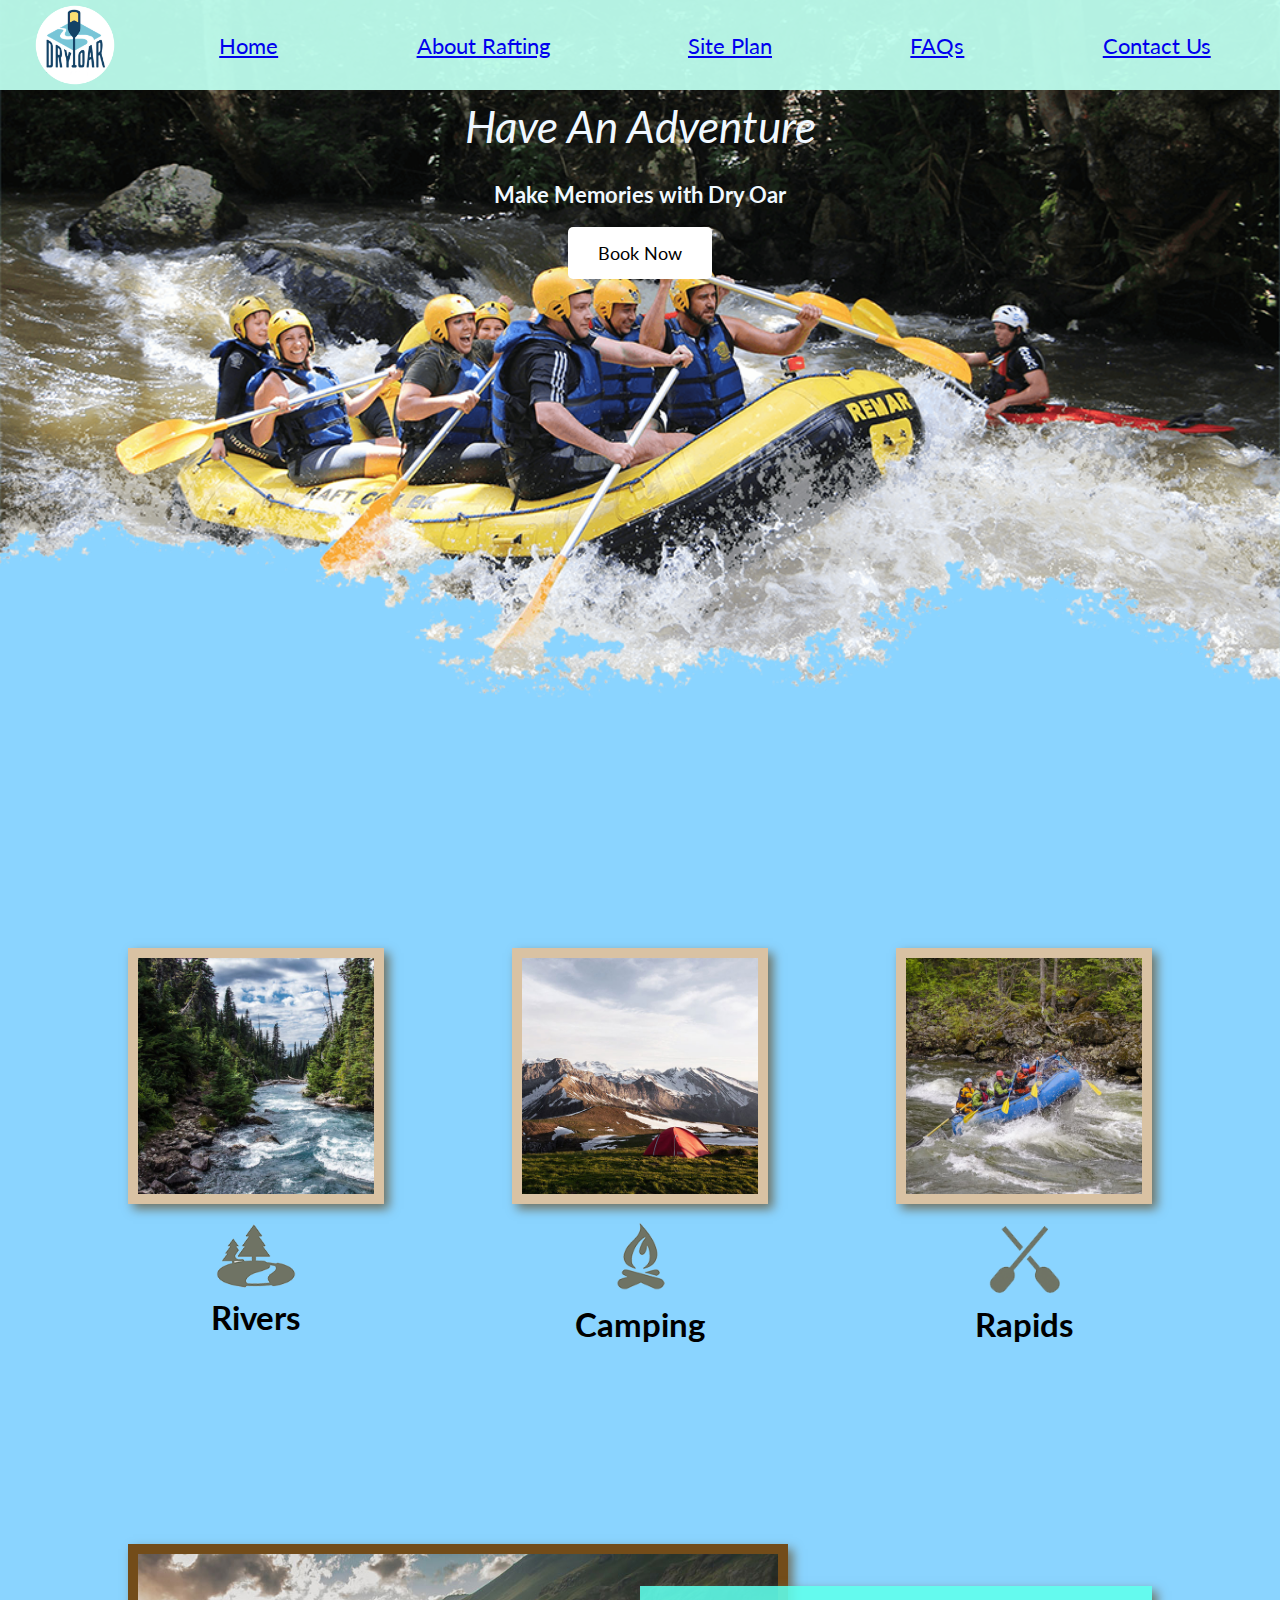
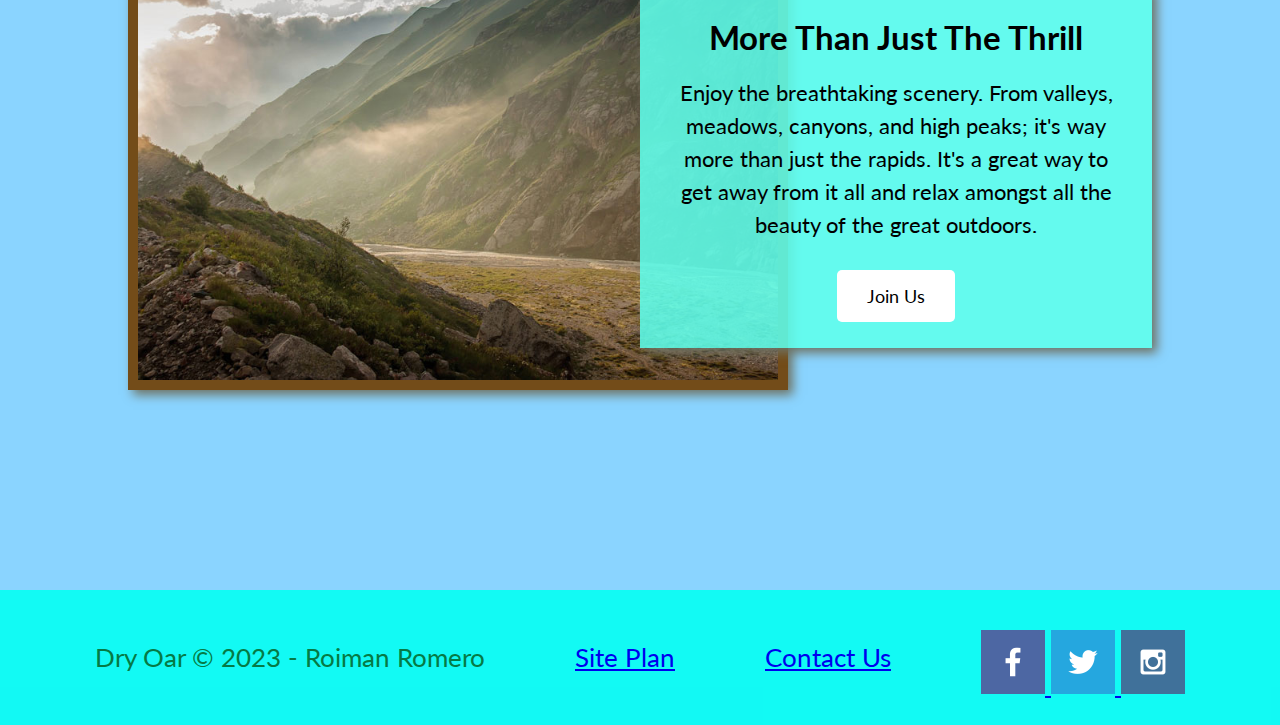
<file: index.html>
<!DOCTYPE html>
<html lang="en">
<head>
    <meta charset="UTF-8">
    <meta name="viewport" content="width=device-width, initial-scale=1.0">
    <title>Whitewater Rafting Vacations | Dry Oar Boating | Home</title>
    <link rel="stylesheet" href="styles/style.css">
</head>
<body>
    <div id="content">
        <header>
        <a id="logo_link" href="index.html">
            <img class="logo" src="images/logo.png" alt="Dry Oar Logo">
        </a>
        <nav>
            <a href="index.html">Home</a>
            <a href="aboutrafting.html">About Rafting</a>
            <a href="https://roimanromero.github.io/planrafting/site-plan-rafting.html">Site Plan</a>
            <a href="faqs.html">FAQs</a>
            <a href="contactus.html">Contact Us</a>
        </nav>
        </header>
        <!-- Main Content -->
        <!-- Hero Image Section-->
        <div id="hero">
        <div id="hero-box">
            <img id="hero-img" src="images/hero.png" alt="People enjoying white water rafting">
        </div>
        <section id="hero-msg">
            <h1 class="home-title">Have An Adventure</h1>
            <h4>Make Memories with Dry Oar </h4>
            <div class='button-box'>
                <a class='book' href="contactus.html">Book Now</a>
            </div>
        </section>
        </div>
        <main class="home-grid">
            <section class="rivers-card">
                <img class="card-img" src="images/rivers.jpg" alt="river in forest">
                <img class="icon" src="images/river_icon.png" alt="river icon">
                <h2>Rivers</h2>
            </section>
            <section class="camping-card">
                <img class="card-img" src="images/camping.jpg" alt="tent in mountains">
                <img class="icon" src="images/fire_icon.png" alt="fire icon">
                <h2>Camping</h2>
            </section>
            <section class="rapids-card">
                <img class="card-img" src="images/rapids.jpg" alt="rafting boat">
                <img class="icon" src="images/oars.png" alt="oars icon">
                <h2>Rapids</h2>
            </section>
            <div id="background"></div>
            <img class="mountains" src="images/mountains.jpg" alt="Misty mountains">
            <section class="msg">
                <h2>More Than Just The Thrill</h2>
                <p>Enjoy the breathtaking scenery. From valleys, meadows, canyons, and high peaks; it's way more than just the rapids. It's a great way to get away from it all and relax amongst all the beauty of the great outdoors. </p>
                <a class='join' href="rivers.html">Join Us</a>
            </section>
        </main>
        <footer>
            <p>Dry Oar &copy; 2023 - Roiman Romero</p>
            <p><a href="site-plan-rafting.html">Site Plan</a></p>
            <p><a href="contactus.html">Contact Us</a></p>
            <div class="social">
                <a href="https://facebook.com" target="_blank">
                    <img src="images/facebook.png" alt="fb icon">
                </a>
                <a href="https://twitter.com" target="_blank">
                    <img src="images/twitter.png" alt="twitter icon">
                </a>
                <a href="https://instagram.com" target="_blank">
                    <img src="images/instagram.png" alt="instagram icon">
                </a>
            </div>
        </footer>
    </div>
</body>
</html>
</file>
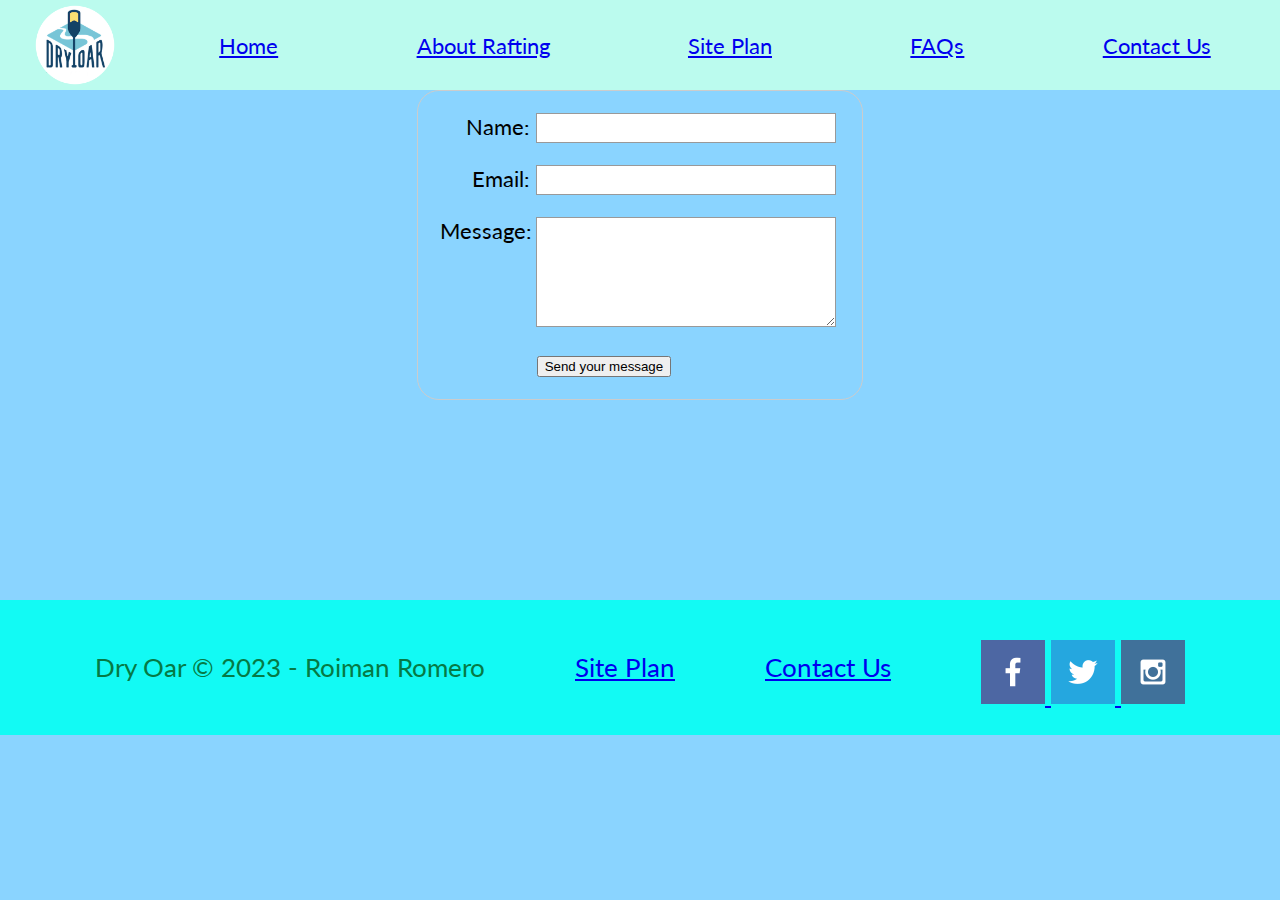
<file: contactus.html>
<!DOCTYPE html>
<html lang="en">
<head>
    <meta charset="UTF-8">
    <meta name="viewport" content="width=device-width, initial-scale=1.0">
    <title>Whitewater Rafting Vacations | Dry Oar Boating | Home</title>
    <link rel="stylesheet" href="styles/style.css">
</head>
<body>
    <div id="content">
        <header>
        <a id="logo_link" href="index.html">
            <img class="logo" src="images/logo.png" alt="Dry Oar Logo">
        </a>
        <nav>
            <a href="index.html">Home</a>
            <a href="aboutrafting.html">About Rafting</a>
            <a href="https://roimanromero.github.io/planrafting/site-plan-rafting.html">Site Plan</a>
            <a href="faqs.html">FAQs</a>
            <a href="contactus.html">Contact Us</a>
        </nav>
        </header>
        <!-- Main Content -->
        <!-- Hero Image Section-->
        <div id="feedback"></div>
        <form action="/my-handling-form-page" method="post">
          <ul>
            <li>
              <label for="name">Name:</label>
              <input type="text" id="name" name="user_name" />              </li>
            <li>
              <label for="mail">Email:</label>
              <input type="email" id="mail" name="user_email" />
            </li>
            <li>
              <label for="msg">Message:</label>
              <textarea id="msg" name="user_message"></textarea>
            </li>
            <li class="button">
              <button type="submit">Send your message</button>
            </li>
              
          </ul>
        </form>
          



        

        
        
      <footer>
          <p>Dry Oar &copy; 2023 - Roiman Romero</p>
          <p><a href="site-plan-rafting.html">Site Plan</a></p>
          <p><a href="contactus.html">Contact Us</a></p>
          <div class="social">
              <a href="https://facebook.com" target="_blank">
                  <img src="images/facebook.png" alt="fb icon">                </a>
              <a href="https://twitter.com" target="_blank">
                  <img src="images/twitter.png" alt="twitter icon">
              </a>
              <a href="https://instagram.com" target="_blank">
                  <img src="images/instagram.png" alt="instagram icon">
              </a>
          </div>
      </footer>
    </div>
    <script>
      // get the feedback div element so we can do something with it.
      const feedbackElement = document.getElementById('feedback');
      // get the form so we can read what was entered in it.
      const formElement = document.forms[0];
      // add a 'listener' to wait for a submission of our form. When that happens run the code below.
      formElement.addEventListener('submit', function(e) {
          // stop the form from doing the default action.
          e.preventDefault();
          // set the contents of our feedback element to a message letting the user know the form was submitted successfully. Notice that we pull the name that was entered in the form to personalize the message!
          feedbackElement.innerHTML = 'Hello '+ formElement.user_name.value +'! Thank you for your message. We will get back with you as soon as possible!';
          // make the feedback element visible.
          feedbackElement.style.display = "block";
          // add a class to move everything down so our message doesn't cover it.
          document.body.classList.toggle('moveDown');
      });
  </script>
</body>
</html>
</file>
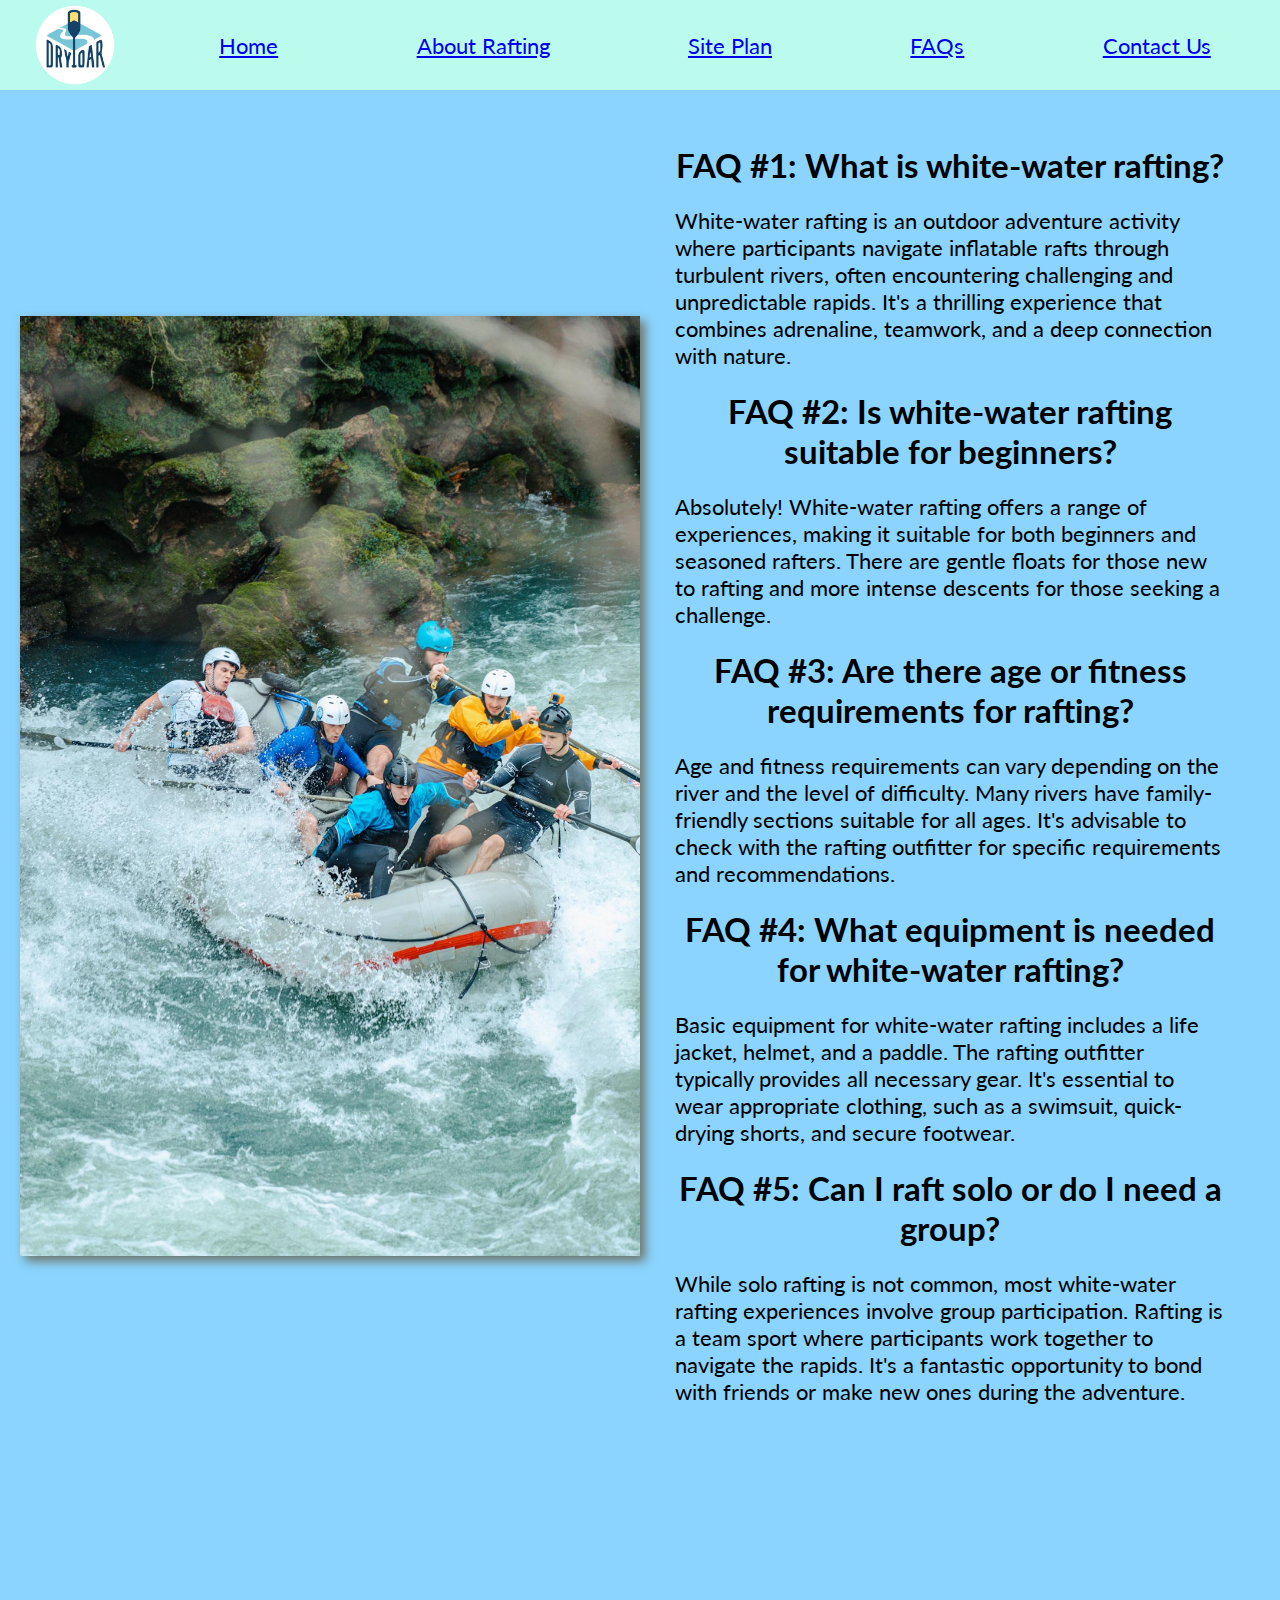
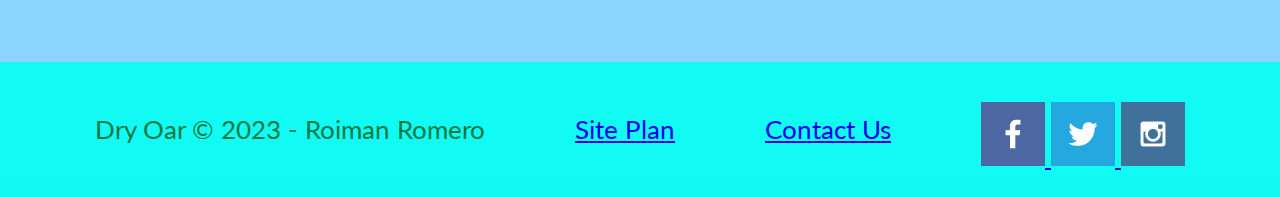
<file: faqs.html>
<!DOCTYPE html>
<html lang="en">
<head>
    <meta charset="UTF-8">
    <meta name="viewport" content="width=device-width, initial-scale=1.0">
    <title>Whitewater Rafting Vacations | Dry Oar Boating | Home</title>
    <link rel="stylesheet" href="styles/style.css">
</head>
<body>
    <div id="content">
        <header>
        <a id="logo_link" href="index.html">
            <img class="logo" src="images/logo.png" alt="Dry Oar Logo">
        </a>
        <nav>
            <a href="index.html">Home</a>
            <a href="aboutrafting.html">About Rafting</a>
            <a href="https://roimanromero.github.io/planrafting/site-plan-rafting.html">Site Plan</a>
            <a href="faqs.html">FAQs</a>
            <a href="contactus.html">Contact Us</a>
        </nav>
        </header>
        <!-- Main Content -->
        <!-- Hero Image Section-->
        <div id="about">
          <div id="paragraph">
            <!--here is the content text-->
            <section>
                <h2>FAQ #1: What is white-water rafting?</h2>
                <p>White-water rafting is an outdoor adventure activity where participants navigate inflatable rafts through turbulent rivers, often encountering challenging and unpredictable rapids. It's a thrilling experience that combines adrenaline, teamwork, and a deep connection with nature.</p>
              </section>
            
              <section>
                <h2>FAQ #2: Is white-water rafting suitable for beginners?</h2>
                <p>Absolutely! White-water rafting offers a range of experiences, making it suitable for both beginners and seasoned rafters. There are gentle floats for those new to rafting and more intense descents for those seeking a challenge.</p>
              </section>
            
              <section>
                <h2>FAQ #3: Are there age or fitness requirements for rafting?</h2>
                <p>Age and fitness requirements can vary depending on the river and the level of difficulty. Many rivers have family-friendly sections suitable for all ages. It's advisable to check with the rafting outfitter for specific requirements and recommendations.</p>
              </section>
            
              <section>
                <h2>FAQ #4: What equipment is needed for white-water rafting?</h2>
                <p>Basic equipment for white-water rafting includes a life jacket, helmet, and a paddle. The rafting outfitter typically provides all necessary gear. It's essential to wear appropriate clothing, such as a swimsuit, quick-drying shorts, and secure footwear.</p>
              </section>
            
              <section>
                <h2>FAQ #5: Can I raft solo or do I need a group?</h2>
                <p>While solo rafting is not common, most white-water rafting experiences involve group participation. Rafting is a team sport where participants work together to navigate the rapids. It's a fantastic opportunity to bond with friends or make new ones during the adventure.</p>
              </section>
          </div>
          <!--image-->
          <img class="boating" src="images/boating.png" alt="descending">
        </div>
        </header>
        <footer>
            <p>Dry Oar &copy; 2023 - Roiman Romero</p>
            <p><a href="site-plan-rafting.html">Site Plan</a></p>
            <p><a href="contactus.html">Contact Us</a></p>
            <div class="social">
                <a href="https://facebook.com" target="_blank">
                    <img src="images/facebook.png" alt="fb icon">
                </a>
                <a href="https://twitter.com" target="_blank">
                    <img src="images/twitter.png" alt="twitter icon">
                </a>
                <a href="https://instagram.com" target="_blank">
                    <img src="images/instagram.png" alt="instagram icon">
                </a>
            </div>
        </footer>
    </div>
</body>
</html>
</file>
<file: styles/style.css>
/* if you are using any Google fonts change the font names below to your fonts. 
Any spaces in your font name should be replaced with a +. 
Fonts are separated by a & */
@import url('https://fonts.googleapis.com/css2?family=IM+Fell+French+Canon&family=Lato:ital,wght@0,400;0,700;1,400&display=swap');

#content {
  max-width: 1600px;
  margin: 0 auto;
}

a {
  text-align: center;
}
.icon  {
  padding-top: 10px;
}
h1{
  text-align: center;
  font-family: 'Lato';
  font-style: italic;
  font-weight: 400;
  font-display: swap;
  font-size: 2em;
  color: aliceblue;
}
h2{
  text-align: center;
  margin: 0;
}
h4 {
  text-align: center;
}
.button-box{
  text-align: center;
}
main{
  text-align: center;
}
#logo_link {
  padding-top: 5px;
  justify-self: center;
  align-self: center;
}
           
/*  max width of the entire page so is responsive to different plataforms */


body {
  background-color:rgb(138, 212, 255);
  color:rgb(0, 0, 0);
  font-family: 'Lato', 'IM Fell French Canon';
  font-style: normal;
  font-weight: 400;
  font-display: swap;
  font-size: 22px;
  margin: 0;
  padding: 0;
}
p { 
  font-weight: 400;
}

header {
  background-color:rgba(189, 253, 237, 0.952);
  text-decoration: none;
  display: grid;
  grid-template-columns: 150px auto;
}
nav a:hover {
  padding: 35px;
  background-color:rgb(230, 169, 248);
}
.book, .join{
  padding: 15px 30px;
  background-color:rgb(255, 255, 255);
  margin-top: 50px;
  width: 80px;
  font-size: 18px;
  color: black;
  text-decoration: none;
  border-radius: 5px;
}
.book:hover, .join:hover{
  background-color:aqua;
}
#background{
  background-color:rgba(100, 255, 234, 0.812);
}
.msg{
  background-color:rgba(94, 255, 236, 0.879);
  line-height: 1.5em;
}
.icon  {
  padding-top: 10px;
  width: 80px
}

footer{
  background-color:rgba(0, 255, 242, 0.87);
  color:rgb(5, 122, 69);
  padding: 25px 50px;
}
footer .social img {
  padding-top: 15px;
}

.logo{
  width: 80px; }
#hero {
    display: grid;
    grid-template-columns: 1fr 3fr 1fr;
    margin-top: -100px; 
    color: aliceblue;
}
#hero-box {
  grid-column: 1/4;
  grid-row: 1/3;
  margin-top: -100px; 
  z-index: -1;
}
#hero-img{
  width: 100%;
}
#hero-msg {
  grid-column: 2/3;
  grid-row: 1/2;
  margin-top: 100px;
}
footer p {
  font-size: 1.2em;
}    
 
footer p a:hover {
  text-decoration: none;
}    
footer{
    padding: 25px 50px;
    margin-top: 200px; 
    display: flex;
    justify-content: space-around;
    align-items: center;
}
.msg p {
   padding-bottom: 15px;
}
.home-grid {
  display: grid;
  grid-template-columns: 1fr 1fr 1fr 1fr 1fr 1fr 1fr 1fr 1fr 1fr;
}
.home-title{
  margin-top: 10px;
}
.rivers-card, .camping-card, .rapids-card{
  margin: 200px 0;
}

nav {
  display: grid;
  grid-template-columns: 1fr 1fr 1fr 1fr;
  text-decoration: none;
  display: flex;
  justify-content: space-around;
  align-items: center;
  
}
.card-img, .mountains {
  border: 10px solid #734c19;
  width: 100%;
}
main section img {
  box-sizing: border-box;
}

.rivers-card {
  grid-column: 2/4;
  grid-row: 2/3;
}
.camping-card {
  grid-column: 5/7;
  grid-row: 2/3;
}
.rapids-card {
  grid-column: 8/10;
  grid-row: 2/3;
}
#bachground {
  grid-column: 1/11;
  grid-row: 4/9;
}
.mountains {
  grid-column: 2/7;
  grid-row: 5/8;
}
.msg{
  grid-column: 6/10;
  grid-row: 6/7;
}
.card-img {
    border: 10px solid #d9c2a3;
    transition: transform .5s;
    box-shadow: 5px 5px 10px #6f7364;
}
.card-img:hover {
  opacity: .6;
  transform: scale(1.1);
}
.msg {
  
  padding: 35px;
  grid-column: 6/10;
  grid-row: 6/7;
  box-shadow: 5px 5px 10px #6f7364;
}
.mountains {
  width: 100%;
  grid-column: 2/7;
  grid-row: 5/8;
  box-shadow: 5px 5px 10px #6f7364;
}
@media screen and (max-width: 900px) {
  #hero, .home-grid {
      display: block;
      height: auto;
  }
  nav, footer {
      flex-direction: column;
  }
  nav a {
      display: block;
      padding: 15px;
  }
  #hero {
      margin-top: 0;
  }
  #hero-msg {
      margin-top: 0;
  }
  #hero-msg h4 {
      display: none;
  }
  .home-title {
      font-size: 25px;
      color: #6f7364;
  }
  .rivers-card, .camping-card, .rapids-card { 
      margin: 50px auto;
      width: 60%;
  }
  #background {
      display: none;
  }
  .mountains, .msg {
      width: 80%;
      display: block;
      margin: 0 auto;
  }
  footer {
      margin-top: 25px;
  }
}
         
#about {
  margin: 20px;
  display: grid;
  grid-template-columns: 1fr 1fr 1fr 1fr;
  align-items: center;
  justify-content: space-around;

}
#text{
  padding: 35px;
  grid-column: 1/3;
}
.descending{
  width: 100%;
  grid-column: 3/5;
  grid-row: 1/3;
  box-shadow: 5px 5px 10px #6f7364;
}
.boating{
  width: 100%;
  grid-column: 1/3;
  grid-row: 1/3;
  box-shadow: 5px 5px 10px #6f7364;
}
#paragraph{
  padding: 35px;
  grid-column: 3/5;
}

form {
  /* Center the form on the page */
  margin: 0 auto;
  width: 400px;
  /* Form outline */
  padding: 1em;
  border: 1px solid #ccc;
  border-radius: 1em;
}

ul {
  list-style: none;
  padding: 0;
  margin: 0;
}

form li + li {
  margin-top: 1em;
}

label {
  /* Uniform size & alignment */
  display: inline-block;
  width: 90px;
  text-align: right;
}

input,
textarea {
  /* To make sure that all text fields have the same font settings
     By default, textareas have a monospace font */
  font: 1em sans-serif;

  /* Uniform text field size */
  width: 300px;
  box-sizing: border-box;

  /* Match form field borders */
  border: 1px solid #999;
}

input:focus,
textarea:focus {
  /* Additional highlight for focused elements */
  border-color: #000;
}

textarea {
  /* Align multiline text fields with their labels */
  vertical-align: top;

  /* Provide space to type some text */
  height: 5em;
}

.button {
  /* Align buttons with the text fields */
  padding-left: 90px; /* same size as the label elements */
}

button {
  /* This extra margin represent roughly the same space as the space
     between the labels and their text fields */
  margin-left: 0.5em;
}

#feedback {
  background-color: antiquewhite;
  position: absolute;
  top: 0;
  left: 0;
  right: 0;
  padding: .5em;
  /* make this element invisible until we are ready for it */
  display: none;      
}
.moveDown {
  margin-top: 3em;
}
</file>
